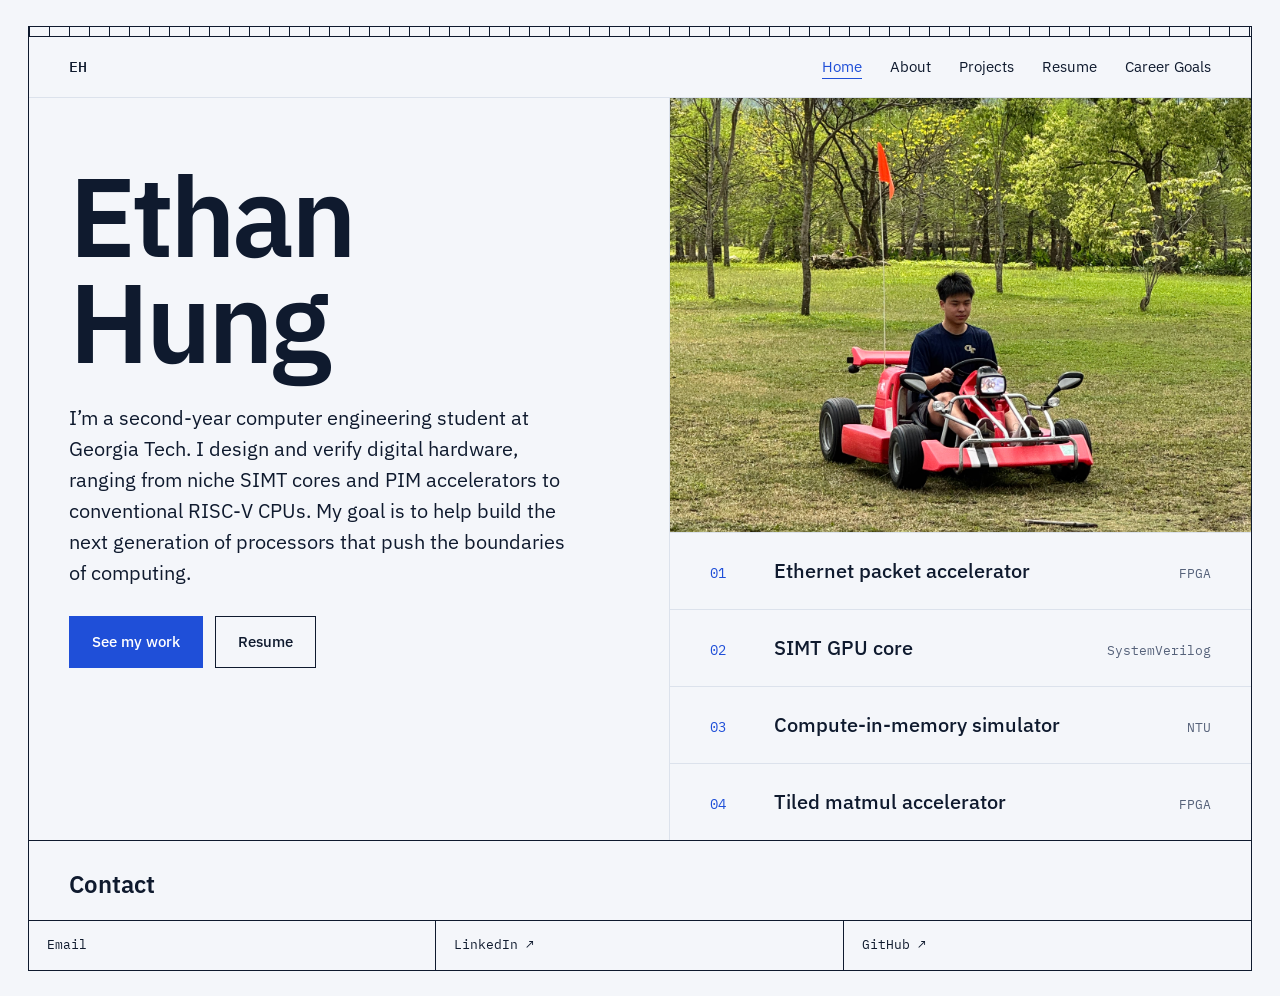
<file: index.html>
<!doctype html>
<html lang="en">
<head>
  <meta charset="utf-8">
  <meta name="viewport" content="width=device-width, initial-scale=1">
  <title>Ethan Hung</title>
  <meta name="description" content="Ethan Hung — computer engineering student at Georgia Tech designing GPU cores, FPGA accelerators and compute-in-memory simulators.">
  <link rel="preconnect" href="https://fonts.googleapis.com">
  <link rel="preconnect" href="https://fonts.gstatic.com" crossorigin>
  <link href="https://fonts.googleapis.com/css2?family=IBM+Plex+Mono:wght@400;500&family=IBM+Plex+Sans:wght@400;500;600&display=swap" rel="stylesheet">
  <link rel="stylesheet" href="assets/style.css">
</head>
<body>
<div class="sheet">
  <div class="ruler" aria-hidden="true"></div>

  <header class="site-header">
    <a class="logo" href="index.html">EH</a>
    <nav class="site-nav" aria-label="Main">
      <a href="index.html" aria-current="page">Home</a>
      <a href="about.html">About</a>
      <a href="projects/index.html">Projects</a>
      <a href="resume.html">Resume</a>
      <a href="goals.html">Career Goals</a>
    </nav>
  </header>

  <main class="hero">
    <section class="hero-text">
      <h1 class="hero-name">Ethan<br>Hung</h1>
      <p>I’m a second-year computer engineering student at Georgia Tech. I design and verify digital hardware, ranging from niche SIMT cores and PIM accelerators to conventional RISC-V CPUs. My goal is to help build the next generation of processors that push the boundaries of computing.</p>
      <div class="btn-row">
        <a class="btn btn-primary" href="projects/index.html">See my work</a>
        <a class="btn" href="resume.html">Resume</a>
      </div>
    </section>

    <section class="hero-side" aria-label="Featured projects">
      <div class="slot r-4x3 home-photo"><img src="Landing.jpg" alt="Ethan driving a red go-kart outdoors" width="3024" height="4032"></div>

      <a class="project-row" href="projects/ethernet-accelerator.html"><span class="num">01</span><span class="name">Ethernet packet accelerator</span><span class="tag">FPGA</span></a>
      <a class="project-row" href="projects/simt-gpu-core.html"><span class="num">02</span><span class="name">SIMT GPU core</span><span class="tag">SystemVerilog</span></a>
      <a class="project-row" href="projects/index.html"><span class="num">03</span><span class="name">Compute-in-memory simulator</span><span class="tag">NTU</span></a>
      <a class="project-row" href="projects/index.html"><span class="num">04</span><span class="name">Tiled matmul accelerator</span><span class="tag">FPGA</span></a>
    </section>
  </main>
  <section id="contact" class="contact">
    <h2>Contact</h2>
    <div class="site-footer">
      <a href="mailto:ethanhung720@gmail.com">Email</a>
      <a href="https://www.linkedin.com/in/ethanhung0720" target="_blank" rel="noopener">LinkedIn ↗</a>
      <a href="https://github.com/ethanhung2007" target="_blank" rel="noopener">GitHub ↗</a>
  </div>
</section>
</div>
</body>
</html>
</file>
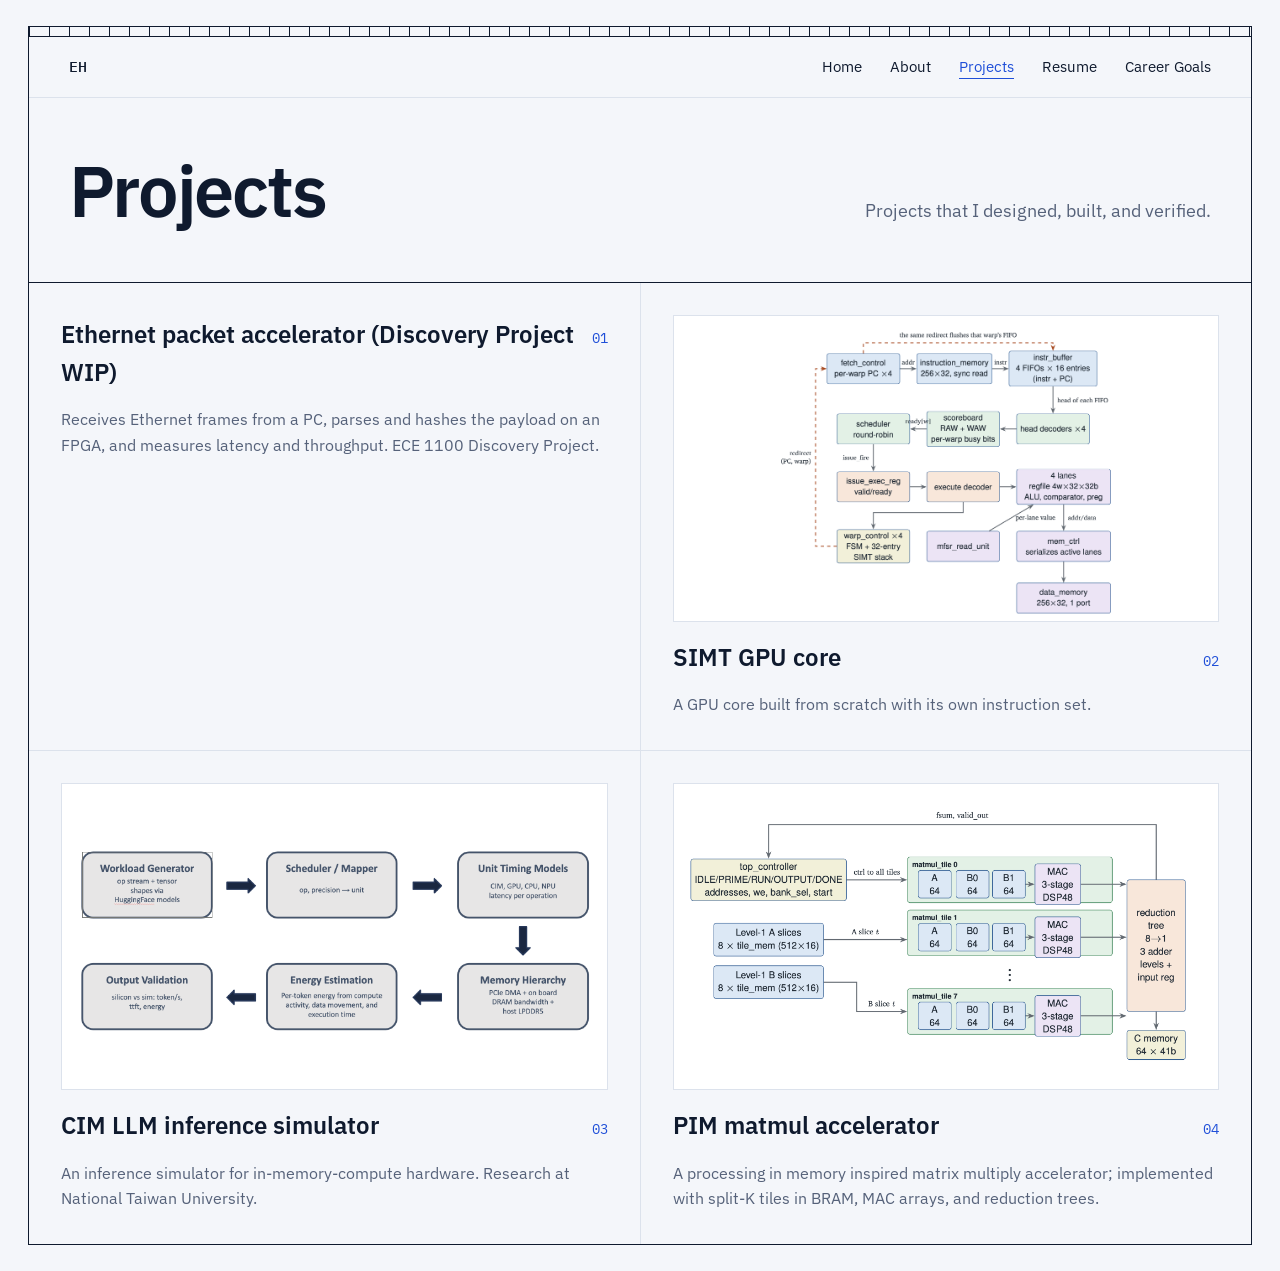
<file: projects/index.html>
<!doctype html>
<html lang="en">
<head>
  <meta charset="utf-8">
  <meta name="viewport" content="width=device-width, initial-scale=1">
  <title>Projects · Ethan Hung</title>
  <meta name="description" content="Hardware projects by Ethan Hung.">
  <link rel="preconnect" href="https://fonts.googleapis.com">
  <link rel="preconnect" href="https://fonts.gstatic.com" crossorigin>
  <link href="https://fonts.googleapis.com/css2?family=IBM+Plex+Mono:wght@400;500&family=IBM+Plex+Sans:wght@400;500;600&display=swap" rel="stylesheet">
  <link rel="stylesheet" href="../assets/style.css">
</head>
<body>
<div class="sheet">
  <div class="ruler" aria-hidden="true"></div>

  <header class="site-header">
    <a class="logo" href="../index.html">EH</a>
    <nav class="site-nav" aria-label="Main">
      <a href="../index.html">Home</a>
      <a href="../about.html">About</a>
      <a href="index.html" aria-current="page">Projects</a>
      <a href="../resume.html">Resume</a>
      <a href="../goals.html">Career Goals</a>
    </nav>
  </header>

  <main>
    <section class="page-head">
      <h1 class="page-title">Projects</h1>
      <p class="lede" style="max-width: 460px">Projects that I designed, built, and verified.</p>
    </section>

    <section class="card-grid">
      <a class="card" href="ethernet-accelerator.html">
        <div class="card-head"><span class="name">Ethernet packet accelerator (Discovery Project WIP)</span><span class="num">01</span></div>
        <p>Receives Ethernet frames from a PC, parses and hashes the payload on an FPGA, and measures latency and throughput. ECE 1100 Discovery Project.</p>
      </a>
      <a class="card" href="simt-gpu-core.html">
        <div class="slot r-16x9 diagram"><img src="../SIMT.png" alt="SIMT GPU core architecture and control flow" width="1664" height="1454" loading="lazy"></div>
        <div class="card-head"><span class="name">SIMT GPU core</span><span class="num">02</span></div>
        <p>A GPU core built from scratch with its own instruction set.</p>
      </a>
      <div class="card">
        <div class="slot r-16x9 diagram"><img src="../CIM.png" alt="Compute-in-memory inference simulator diagram" width="1732" height="706" loading="lazy"></div>
        <div class="card-head"><span class="name">CIM LLM inference simulator</span><span class="num">03</span></div>
        <p>An inference simulator for in-memory-compute hardware. Research at National Taiwan University.</p>
      </div>
      <div class="card">
        <div class="slot r-16x9 diagram"><img src="../PIM.png" alt="Processing-in-memory matrix multiplication accelerator diagram" width="2004" height="976" loading="lazy"></div>
        <div class="card-head"><span class="name">PIM matmul accelerator</span><span class="num">04</span></div>
        <p>A processing in memory inspired matrix multiply accelerator; implemented with split-K tiles in BRAM, MAC arrays, and reduction trees.</p>
      </div>
    </section>
  </main>

</div>
</body>
</html>
</file>
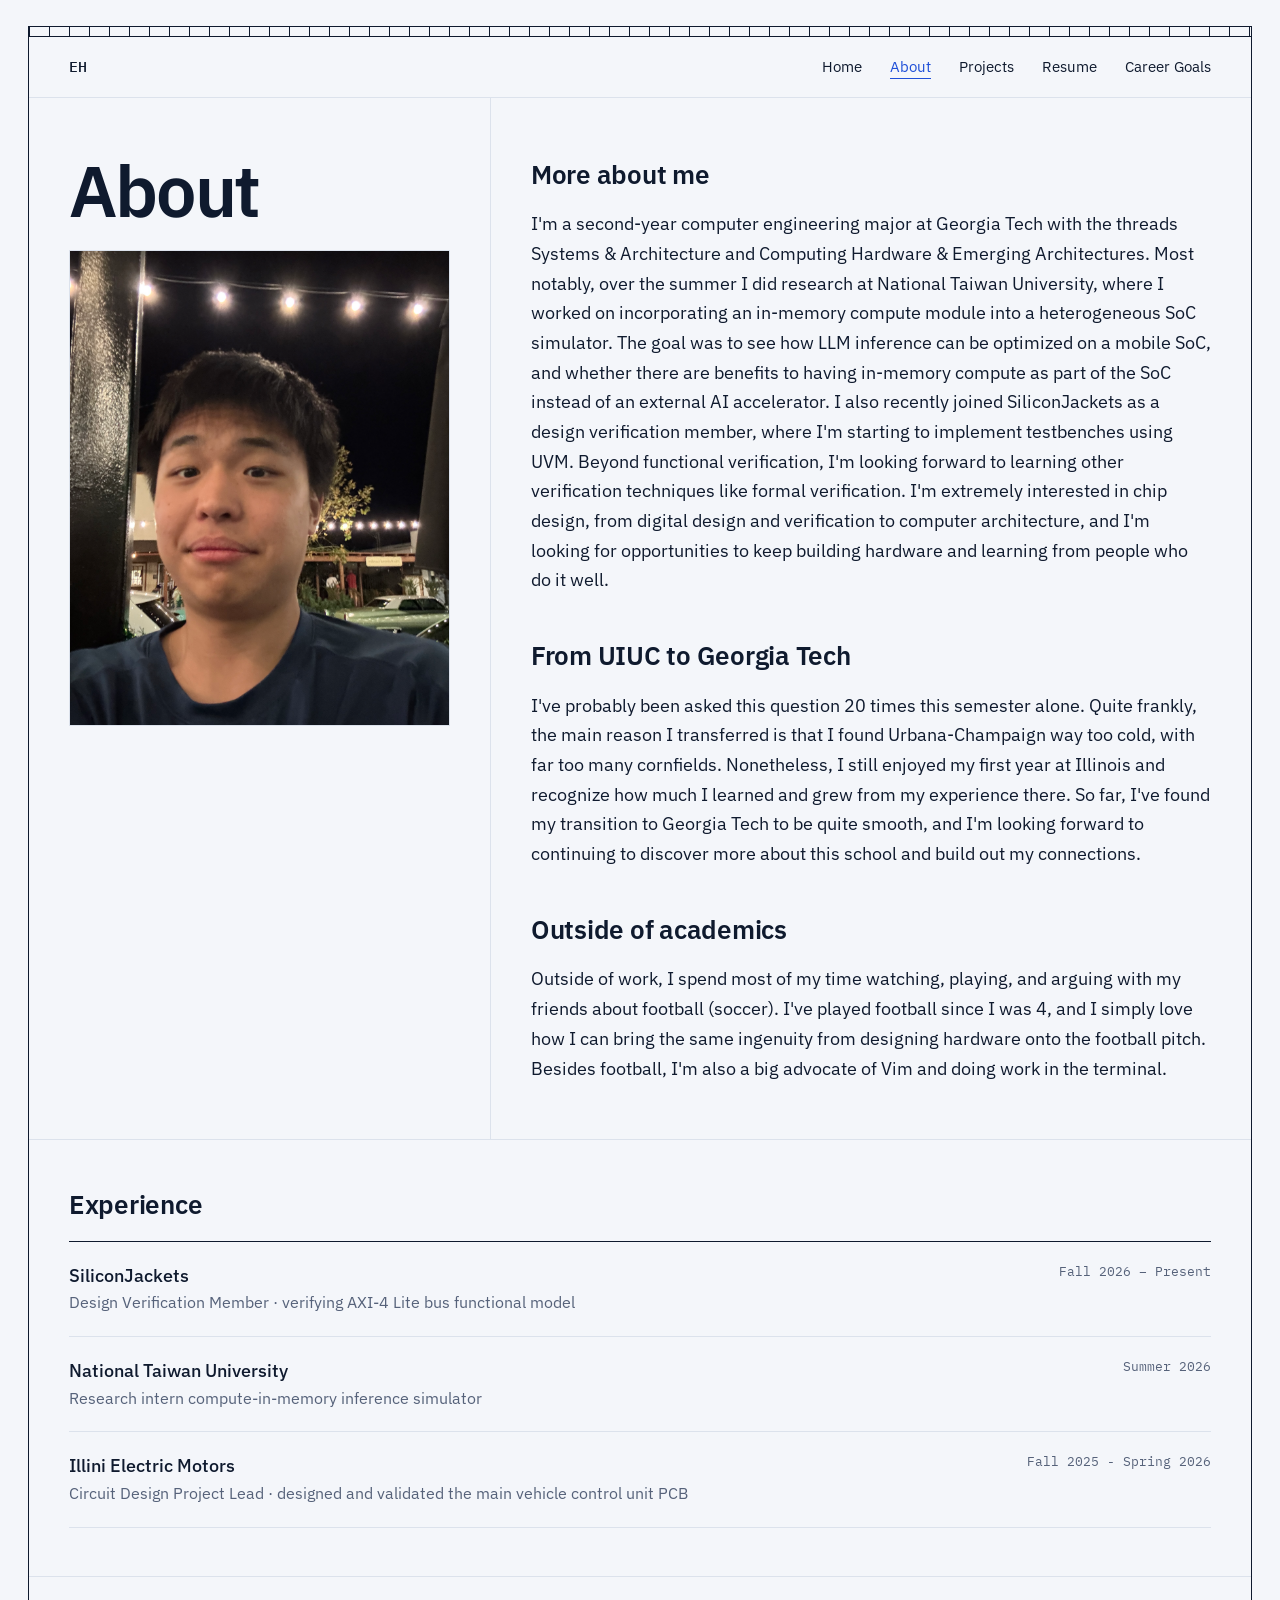
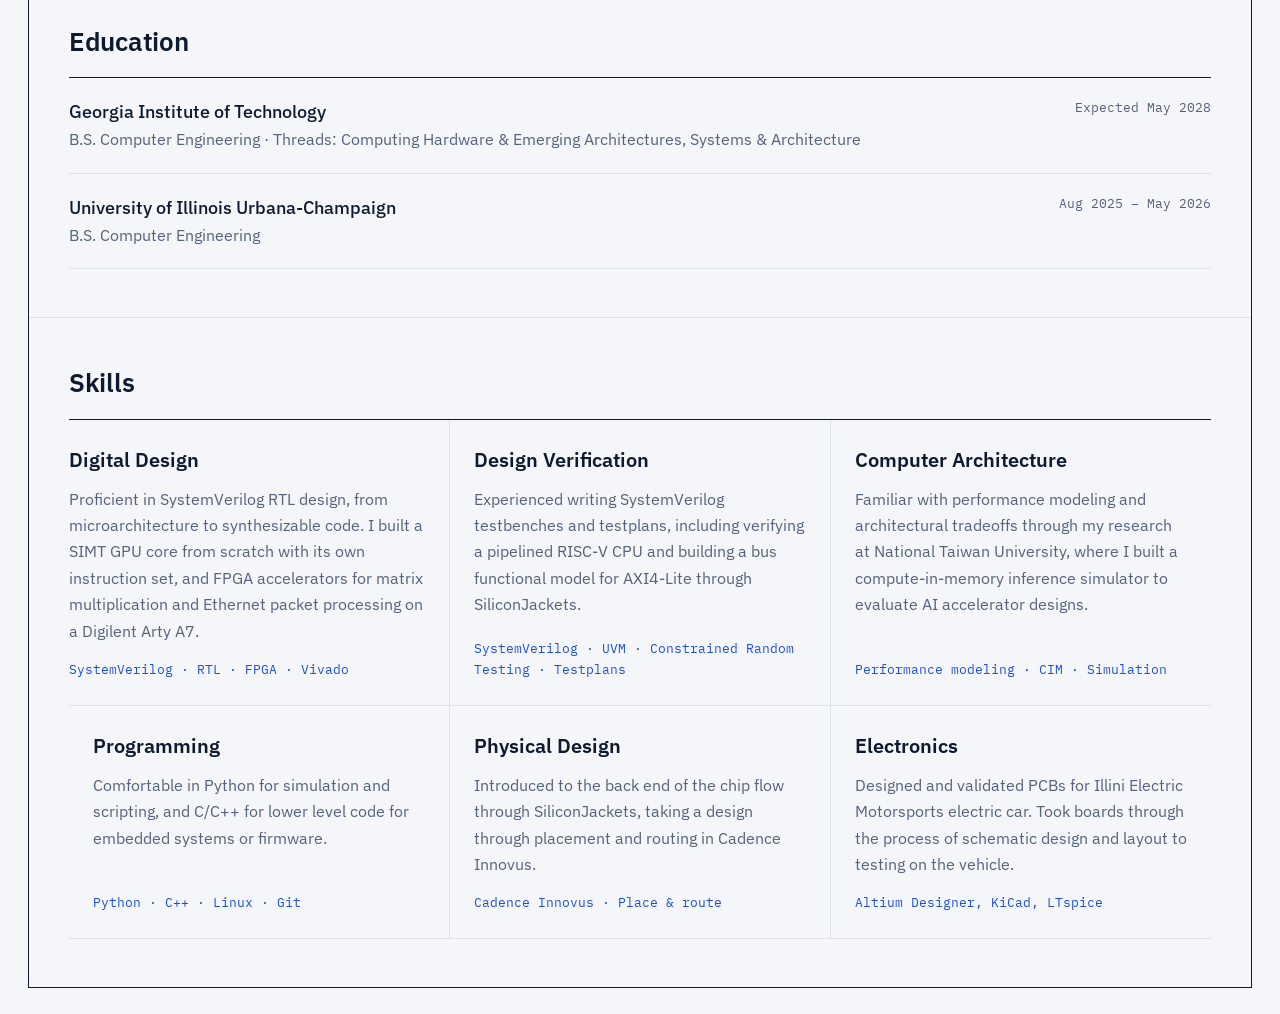
<file: about.html>
<!doctype html>
<html lang="en">
<head>
  <meta charset="utf-8">
  <meta name="viewport" content="width=device-width, initial-scale=1">
  <title>About · Ethan Hung</title>
  <meta name="description" content="About Ethan Hung — background, experience, education and skills.">
  <link rel="preconnect" href="https://fonts.googleapis.com">
  <link rel="preconnect" href="https://fonts.gstatic.com" crossorigin>
  <link href="https://fonts.googleapis.com/css2?family=IBM+Plex+Mono:wght@400;500&family=IBM+Plex+Sans:wght@400;500;600&display=swap" rel="stylesheet">
  <link rel="stylesheet" href="assets/style.css">
</head>
<body>
<div class="sheet">
  <div class="ruler" aria-hidden="true"></div>

  <header class="site-header">
    <a class="logo" href="index.html">EH</a>
    <nav class="site-nav" aria-label="Main">
      <a href="index.html">Home</a>
      <a href="about.html" aria-current="page">About</a>
      <a href="projects/index.html">Projects</a>
      <a href="resume.html">Resume</a>
      <a href="goals.html">Career Goals</a>
    </nav>
  </header>

  <main>
    <section class="about-top">
      <div class="about-photo">
        <h1 class="page-title">About</h1>
        <div class="slot r-4x5"><img src="About%20Me.png" alt="Portrait of Ethan Hung" width="2316" height="3088"></div>
      </div>

      <div class="about-story">
        <div class="story-block">
          <h2>More about me</h2>
          <p>I'm a second-year computer engineering major at Georgia Tech with the threads Systems & Architecture and Computing Hardware & Emerging Architectures. Most notably, over the summer I did research at National Taiwan University, where I worked on incorporating an in-memory compute module into a heterogeneous SoC simulator. The goal was to see how LLM inference can be optimized on a mobile SoC, and whether there are benefits to having in-memory compute as part of the SoC instead of an external AI accelerator. I also recently joined SiliconJackets as a design verification member, where I'm starting to implement testbenches using UVM. Beyond functional verification, I'm looking forward to learning other verification techniques like formal verification. I'm extremely interested in chip design, from digital design and verification to computer architecture, and I'm looking for opportunities to keep building hardware and learning from people who do it well.</p>
        </div>
        <div class="story-block">
          <h2>From UIUC to Georgia Tech</h2>
          <p>I've probably been asked this question 20 times this semester alone. Quite frankly, the main reason I transferred is that I found Urbana-Champaign way too cold, with far too many cornfields. Nonetheless, I still enjoyed my first year at Illinois and recognize how much I learned and grew from my experience there. So far, I've found my transition to Georgia Tech to be quite smooth, and I'm looking forward to continuing to discover more about this school and build out my connections.</p>
        </div>
        <div class="story-block">
          <h2>Outside of academics</h2>
          <p>Outside of work, I spend most of my time watching, playing, and arguing with my friends about football (soccer). I've played football since I was 4, and I simply love how I can bring the same ingenuity from designing hardware onto the football pitch. Besides football, I'm also a big advocate of Vim and doing work in the terminal.</p>
        </div>
      </div>
    </section>

    <section class="section">
      <h2>Experience</h2>
      <div class="ruled">
        <div><div><div class="title">SiliconJackets</div><div class="sub">Design Verification Member · verifying AXI-4 Lite bus functional model</div></div><span class="when">Fall 2026 – Present</span></div>
        <div><div><div class="title">National Taiwan University</div><div class="sub">Research intern compute-in-memory inference simulator</div></div><span class="when">Summer 2026</span></div>
        <div><div><div class="title">Illini Electric Motors</div><div class="sub">Circuit Design Project Lead · designed and validated the main vehicle control unit PCB</div></div><span class="when">Fall 2025 - Spring 2026</span></div>
      </div>
    </section>

    <section class="section">
      <h2>Education</h2>

      <div class="ruled">
        <div>
          <div>
            <div class="title">Georgia Institute of Technology</div>
            <div class="sub">B.S. Computer Engineering · Threads: Computing Hardware &amp; Emerging Architectures, Systems &amp; Architecture</div>
          </div>
          <span class="when">Expected May 2028</span>
        </div>

        <div>
          <div>
            <div class="title">University of Illinois Urbana-Champaign</div>
            <div class="sub">B.S. Computer Engineering</div>
          </div>
          <span class="when">Aug 2025 – May 2026</span>
        </div>
      </div>
    </section>

    <section class="section">
      <h2>Skills</h2>
      <div class="skills">
        <div>
          <h3>Digital Design</h3>
          <p>Proficient in SystemVerilog RTL design, from microarchitecture to synthesizable code. I built a SIMT GPU core from scratch with its own instruction set, and FPGA accelerators for matrix multiplication and Ethernet packet processing on a Digilent Arty A7.</p>
          <span class="tags">SystemVerilog · RTL · FPGA · Vivado</span>
        </div>
        <div>
          <h3>Design Verification</h3>
          <p>Experienced writing SystemVerilog testbenches and testplans, including verifying a pipelined RISC-V CPU and building a bus functional model for AXI4-Lite through SiliconJackets.</p>
          <span class="tags">SystemVerilog · UVM · Constrained Random Testing · Testplans</span>
        </div>
        <div>
          <h3>Computer Architecture</h3>
          <p>Familiar with performance modeling and architectural tradeoffs through my research at National Taiwan University, where I built a compute-in-memory inference simulator to evaluate AI accelerator designs.</p>
          <span class="tags">Performance modeling · CIM · Simulation</span>
        </div>
        <div>
          <h3>Programming</h3>
          <p>Comfortable in Python for simulation and scripting, and C/C++ for lower level code for embedded systems or firmware.</p>
          <span class="tags">Python · C++ · Linux · Git</span>
        </div>
        <div>
          <h3>Physical Design</h3>
          <p>Introduced to the back end of the chip flow through SiliconJackets, taking a design through placement and routing in Cadence Innovus.</p>
          <span class="tags">Cadence Innovus · Place &amp; route</span>
        </div>
        <div>
          <h3>Electronics</h3>
          <p>Designed and validated PCBs for Illini Electric Motorsports electric car. Took boards through the process of schematic design and layout to testing on the vehicle.</p>
          <span class="tags">Altium Designer, KiCad, LTspice</span>
        </div>
      </div>
    </section>
  </main>
  </main>

</div>
</body>
</html>
</file>
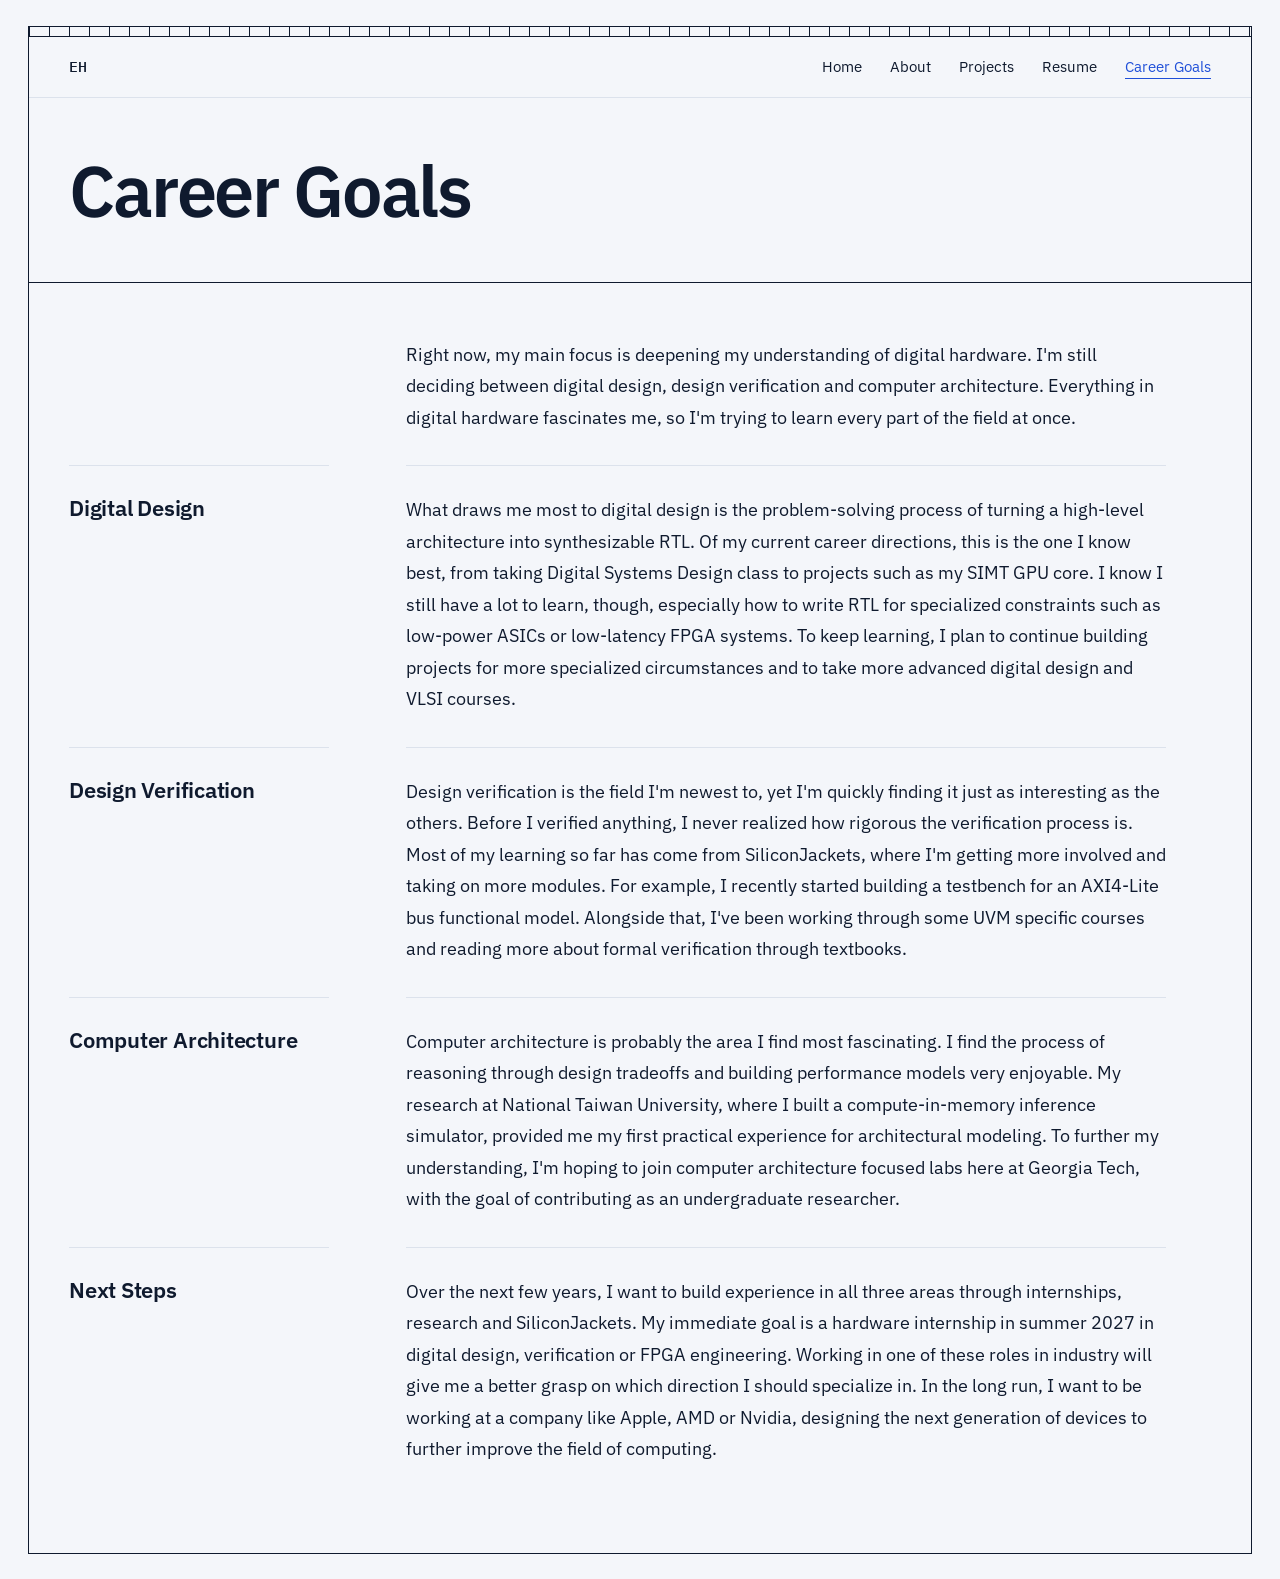
<file: goals.html>
<!doctype html>
<html lang="en">
<head>
  <meta charset="utf-8">
  <meta name="viewport" content="width=device-width, initial-scale=1">
  <title>Career Goals · Ethan Hung</title>
  <meta name="description" content="Ethan Hung's career goals and roadmap.">
  <link rel="preconnect" href="https://fonts.googleapis.com">
  <link rel="preconnect" href="https://fonts.gstatic.com" crossorigin>
  <link href="https://fonts.googleapis.com/css2?family=IBM+Plex+Mono:wght@400;500&family=IBM+Plex+Sans:wght@400;500;600&display=swap" rel="stylesheet">
  <link rel="stylesheet" href="assets/style.css">
</head>
<body>
<div class="sheet">
  <div class="ruler" aria-hidden="true"></div>

  <header class="site-header">
    <a class="logo" href="index.html">EH</a>
    <nav class="site-nav" aria-label="Main">
      <a href="index.html">Home</a>
      <a href="about.html">About</a>
      <a href="projects/index.html">Projects</a>
      <a href="resume.html">Resume</a>
      <a href="goals.html" aria-current="page">Career Goals</a>
    </nav>
  </header>

  <main>
    <section class="section" style="border-bottom: 1px solid var(--ink); gap: 28px; padding-top: var(--pad-y); padding-bottom: var(--pad-y)">
      <h1 class="page-title">Career Goals</h1>
    </section>

    <section class="section prose">
      <p>Right now, my main focus is deepening my understanding of digital hardware. I'm still deciding between digital design, design verification and computer architecture. Everything in digital hardware fascinates me, so I'm trying to learn every part of the field at once.</p>

      <h2>Digital Design</h2>
      <p>What draws me most to digital design is the problem-solving process of turning a high-level architecture into synthesizable RTL. Of my current career directions, this is the one I know best, from taking Digital Systems Design class to projects such as my SIMT GPU core. I know I still have a lot to learn, though, especially how to write RTL for specialized constraints such as low-power ASICs or low-latency FPGA systems. To keep learning, I plan to continue building projects for more specialized circumstances and to take more advanced digital design and VLSI courses.</p>

      <h2>Design Verification</h2>
      <p>Design verification is the field I'm newest to, yet I'm quickly finding it just as interesting as the others. Before I verified anything, I never realized how rigorous the verification process is. Most of my learning so far has come from SiliconJackets, where I'm getting more involved and taking on more modules. For example, I recently started building a testbench for an AXI4-Lite bus functional model. Alongside that, I've been working through some UVM specific courses and reading more about formal verification through textbooks.</p>

      <h2>Computer Architecture</h2>
      <p>Computer architecture is probably the area I find most fascinating. I find the process of reasoning through design tradeoffs and building performance models very enjoyable. My research at National Taiwan University, where I built a compute-in-memory inference simulator, provided me my first practical experience for architectural modeling. To further my understanding, I'm hoping to join computer architecture focused labs here at Georgia Tech, with the goal of contributing as an undergraduate researcher.</p>

      <h2>Next Steps</h2>
      <p>Over the next few years, I want to build experience in all three areas through internships, research and SiliconJackets. My immediate goal is a hardware internship in summer 2027 in digital design, verification or FPGA engineering. Working in one of these roles in industry will give me a better grasp on which direction I should specialize in. In the long run, I want to be working at a company like Apple, AMD or Nvidia, designing the next generation of devices to further improve the field of computing.</p>
    </section>
  </main>

</div>
</body>
</html>
</file>
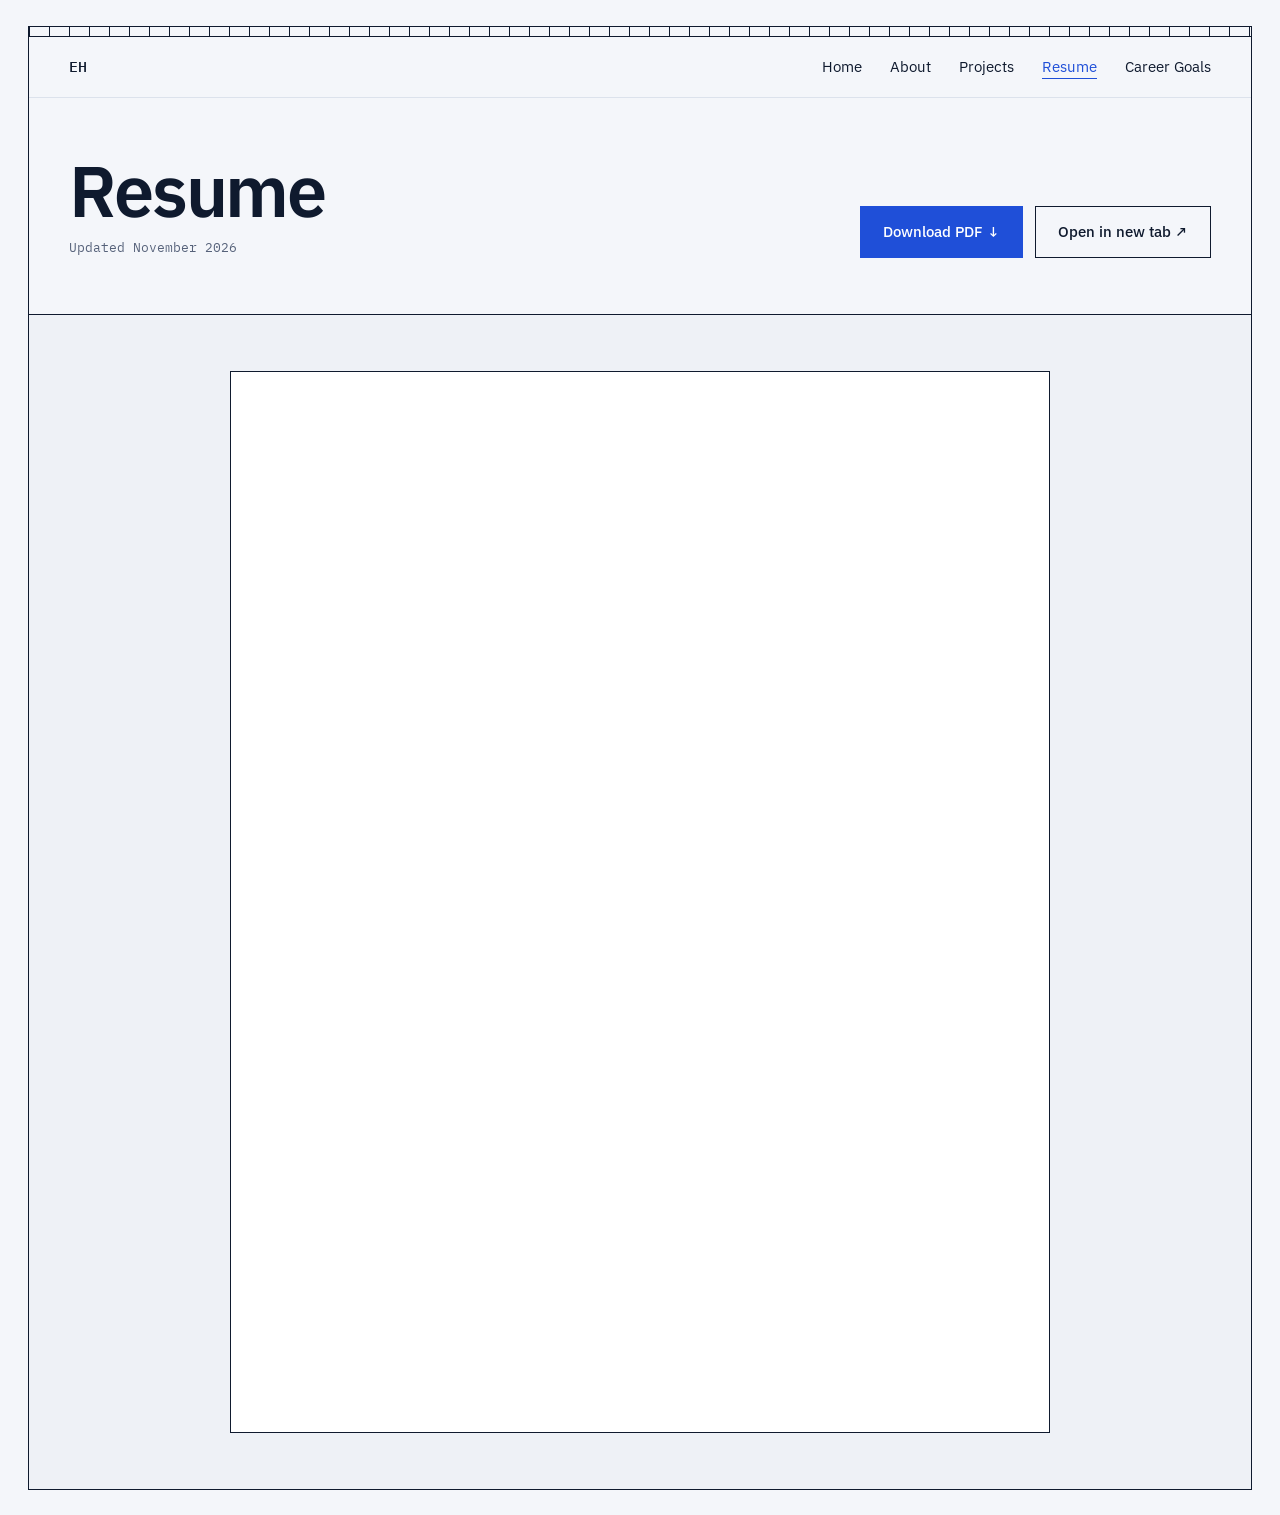
<file: resume.html>
<!doctype html>
<html lang="en">
<head>
  <meta charset="utf-8">
  <meta name="viewport" content="width=device-width, initial-scale=1">
  <title>Resume · Ethan Hung</title>
  <meta name="description" content="Ethan Hung's resume — view or download as PDF.">
  <link rel="preconnect" href="https://fonts.googleapis.com">
  <link rel="preconnect" href="https://fonts.gstatic.com" crossorigin>
  <link href="https://fonts.googleapis.com/css2?family=IBM+Plex+Mono:wght@400;500&family=IBM+Plex+Sans:wght@400;500;600&display=swap" rel="stylesheet">
  <link rel="stylesheet" href="assets/style.css">
</head>
<body>
<div class="sheet">
  <div class="ruler" aria-hidden="true"></div>

  <header class="site-header">
    <a class="logo" href="index.html">EH</a>
    <nav class="site-nav" aria-label="Main">
      <a href="index.html">Home</a>
      <a href="about.html">About</a>
      <a href="projects/index.html">Projects</a>
      <a href="resume.html" aria-current="page">Resume</a>
      <a href="goals.html">Career Goals</a>
    </nav>
  </header>

  <main>
    <section class="page-head">
      <div style="display: flex; flex-direction: column; gap: 12px">
        <h1 class="page-title">Resume</h1>
        <span class="mono muted" style="font-size: 13px">Updated November 2026</span>
      </div>
      <div class="btn-row">
        <a class="btn btn-primary" href="assets/resume.pdf" download>Download PDF ↓</a>
        <a class="btn" href="assets/resume.pdf" target="_blank" rel="noopener">Open in new tab ↗</a>
      </div>
    </section>

    <!-- Put your resume at assets/resume.pdf. Phones may not show the embed; the buttons above always work. -->
    <section class="resume-viewer">
      <iframe src="assets/resume.pdf" title="Ethan Hung resume (PDF)"></iframe>
    </section>
  </main>

</div>
</body>
</html>
</file>
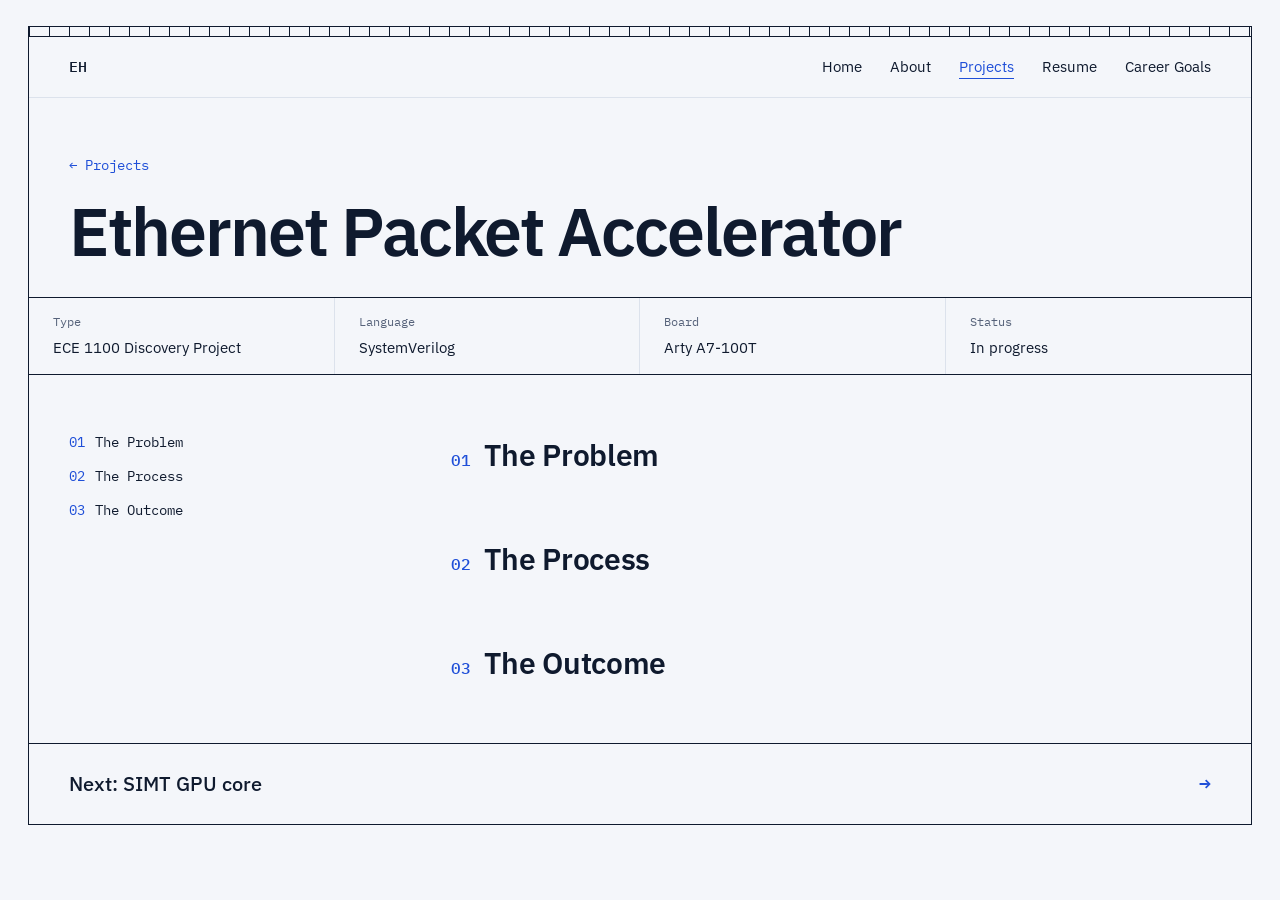
<file: projects/ethernet-accelerator.html>
<!doctype html>
<html lang="en">
<head>
  <meta charset="utf-8">
  <meta name="viewport" content="width=device-width, initial-scale=1">
  <title>Ethernet Packet Accelerator · Ethan Hung</title>
  <meta name="description" content="An FPGA Ethernet packet parser and hash accelerator on an Arty A7-100T, Ethan Hung's ECE 1100 Discovery Project.">
  <link rel="preconnect" href="https://fonts.googleapis.com">
  <link rel="preconnect" href="https://fonts.gstatic.com" crossorigin>
  <link href="https://fonts.googleapis.com/css2?family=IBM+Plex+Mono:wght@400;500&family=IBM+Plex+Sans:wght@400;500;600&display=swap" rel="stylesheet">
  <link rel="stylesheet" href="../assets/style.css">
</head>
<body>
<div class="sheet">
  <div class="ruler" aria-hidden="true"></div>

  <header class="site-header">
    <a class="logo" href="../index.html">EH</a>
    <nav class="site-nav" aria-label="Main">
      <a href="../index.html">Home</a>
      <a href="../about.html">About</a>
      <a href="index.html" aria-current="page">Projects</a>
      <a href="../resume.html">Resume</a>
      <a href="../goals.html">Career Goals</a>
    </nav>
  </header>

  <main>
    <section class="feature-head">
      <a class="back" href="index.html">← Projects</a>
      <h1 class="feature-title">Ethernet Packet Accelerator</h1>
    </section>

    <section class="spec">
      <div><span class="label">Type</span><span>ECE 1100 Discovery Project</span></div>
      <div><span class="label">Language</span><span>SystemVerilog</span></div>
      <div><span class="label">Board</span><span>Arty A7-100T</span></div>
      <div><span class="label">Status</span><span>In progress</span></div>
    </section>

    <!-- Add your own photo of the board here before the Showcase (required), e.g.:
    <div class="slot feature-hero"><img src="../ethernet-setup.jpg" alt="Arty A7-100T connected to a laptop over Ethernet" width="1600" height="1200"></div>
    -->

    <section class="feature-body">
      <nav class="toc" aria-label="On this page">
        <a href="#problem"><span>01</span>The Problem</a>
        <a href="#process"><span>02</span>The Process</a>
        <a href="#outcome"><span>03</span>The Outcome</a>
      </nav>

      <article class="article">
        <section id="problem">
          <h2><span class="num">01</span>The Problem</h2>
        </section>
        <section id="process">
          <h2><span class="num">02</span>The Process</h2>
        </section>
        <section id="outcome">
          <h2><span class="num">03</span>The Outcome</h2>
        </section>
      </article>
    </section>

    <a class="next" href="simt-gpu-core.html"><span>Next: SIMT GPU core</span><span class="arrow">→</span></a>
  </main>

</div>
</body>
</html>
</file>
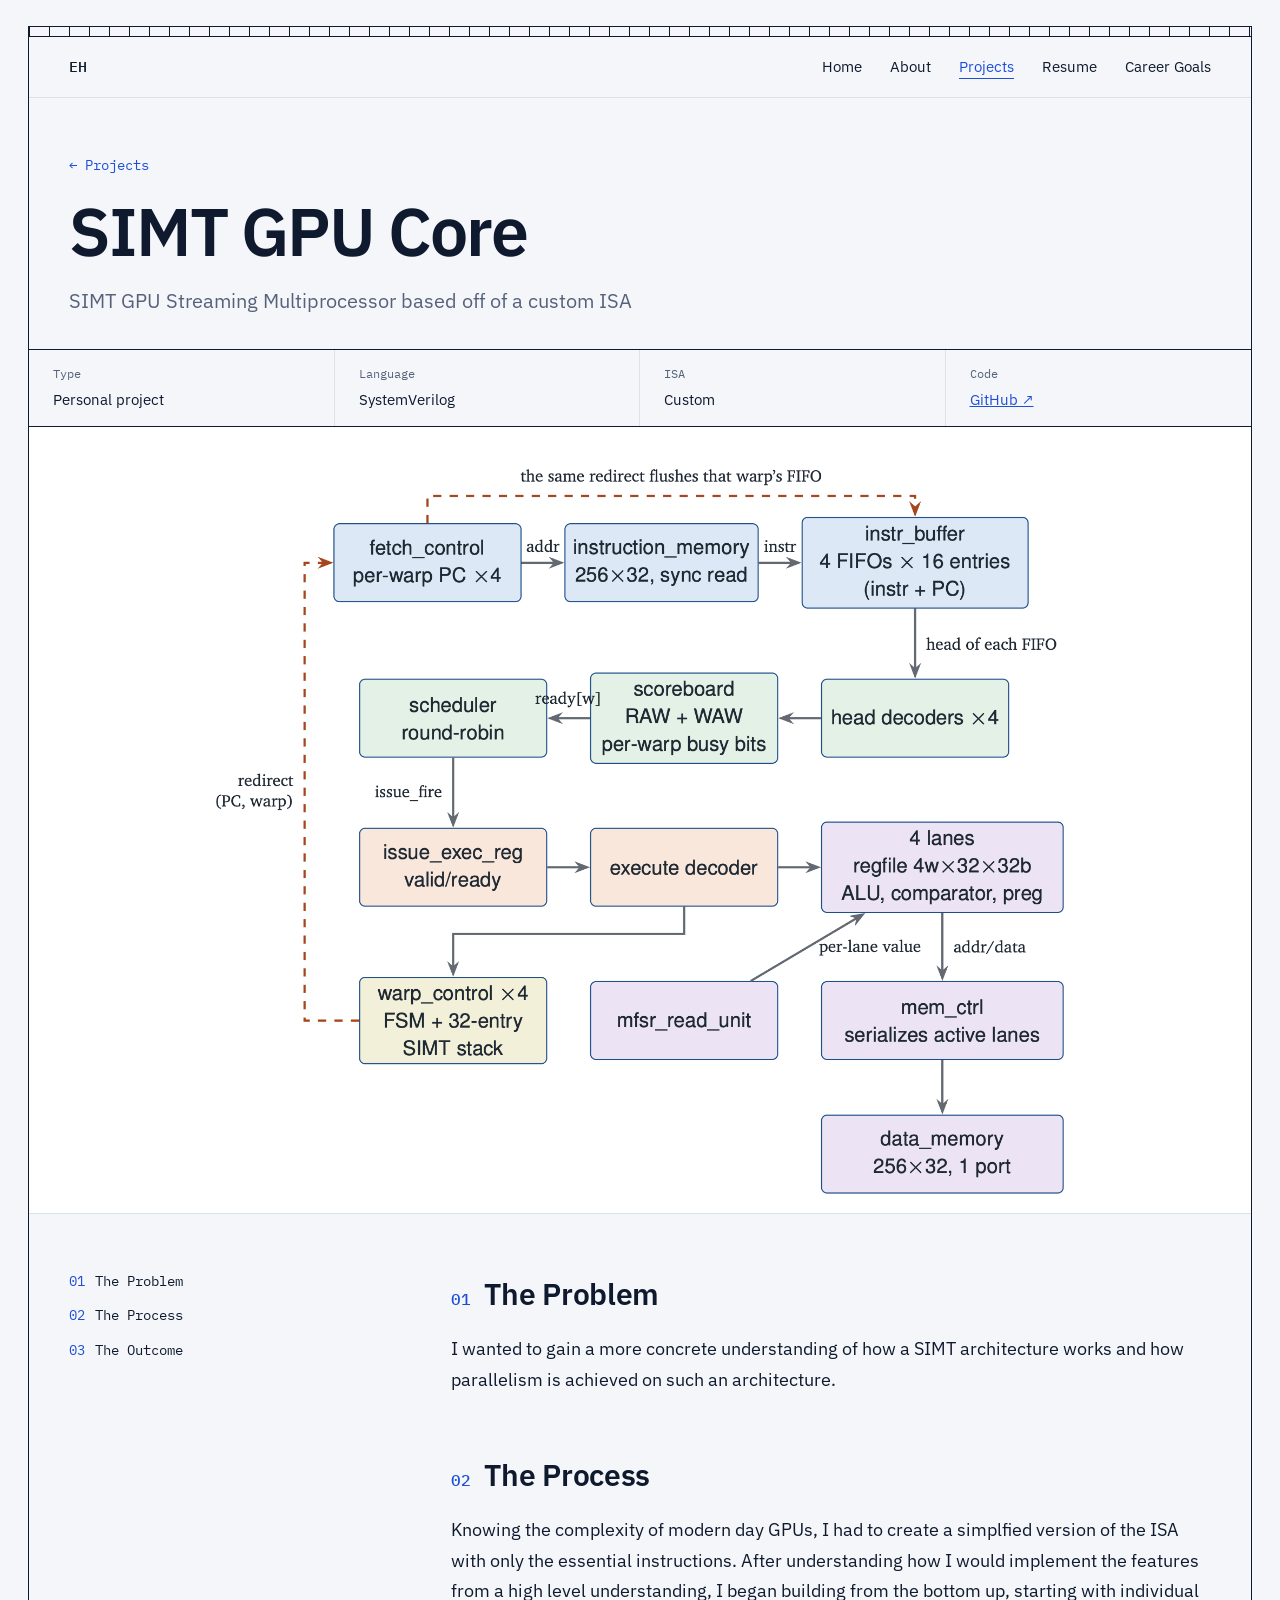
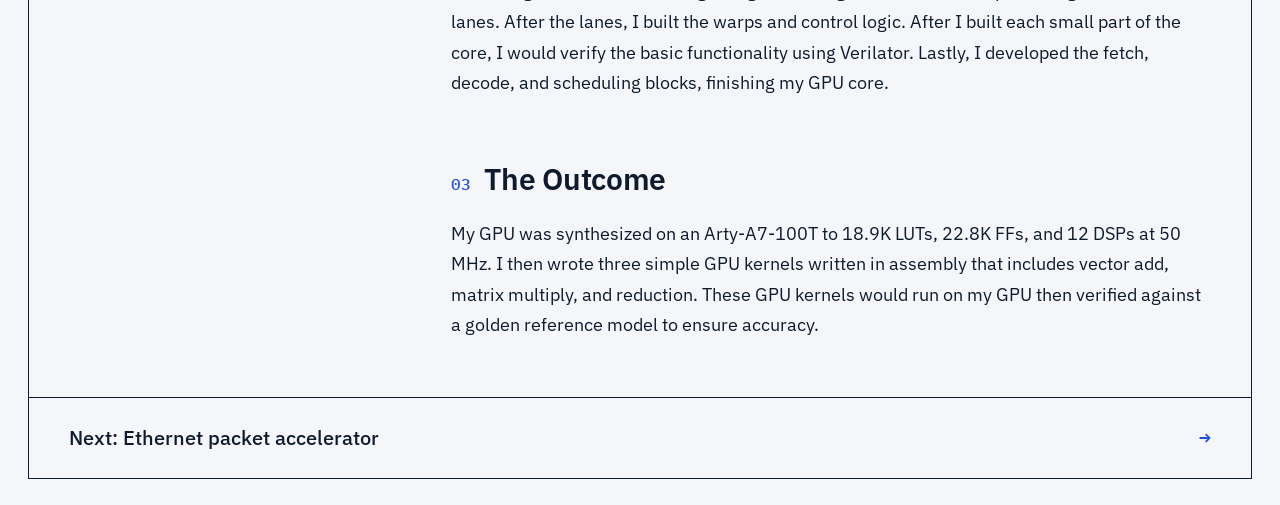
<file: projects/simt-gpu-core.html>
<!doctype html>
<html lang="en">
<head>
  <meta charset="utf-8">
  <meta name="viewport" content="width=device-width, initial-scale=1">
  <title>SIMT GPU Core · Ethan Hung</title>
  <meta name="description" content="A SIMT GPU core built from scratch in SystemVerilog with a custom ISA.">
  <link rel="preconnect" href="https://fonts.googleapis.com">
  <link rel="preconnect" href="https://fonts.gstatic.com" crossorigin>
  <link href="https://fonts.googleapis.com/css2?family=IBM+Plex+Mono:wght@400;500&family=IBM+Plex+Sans:wght@400;500;600&display=swap" rel="stylesheet">
  <link rel="stylesheet" href="../assets/style.css">
</head>
<body>
<div class="sheet">
  <div class="ruler" aria-hidden="true"></div>

  <header class="site-header">
    <a class="logo" href="../index.html">EH</a>
    <nav class="site-nav" aria-label="Main">
      <a href="../index.html">Home</a>
      <a href="../about.html">About</a>
      <a href="index.html" aria-current="page">Projects</a>
      <a href="../resume.html">Resume</a>
      <a href="../goals.html">Career Goals</a>
    </nav>
  </header>

  <main>
    <section class="feature-head">
      <a class="back" href="index.html">← Projects</a>
      <h1 class="feature-title">SIMT GPU Core</h1>
      <p class="lede" style="font-size: 20px">SIMT GPU Streaming Multiprocessor based off of a custom ISA</p>
    </section>

    <section class="spec">
      <div><span class="label">Type</span><span>Personal project</span></div>
      <div><span class="label">Language</span><span>SystemVerilog</span></div>
      <div><span class="label">ISA</span><span>Custom</span></div>
      <div><span class="label">Code</span><a href="https://github.com/ethanhung2007/simt-gpu-core">GitHub ↗</a></div>
    </section>

    <div class="slot diagram feature-hero"><img src="../SIMT.png" alt="SIMT GPU core architecture showing instruction fetch, scheduling, warp control, execution lanes, and memory" width="1664" height="1454"></div>

    <section class="feature-body">
      <nav class="toc" aria-label="On this page">
        <a href="#problem"><span>01</span>The Problem</a>
        <a href="#process"><span>02</span>The Process</a>
        <a href="#outcome"><span>03</span>The Outcome</a>
      </nav>

      <article class="article">
        <section id="problem">
          <h2><span class="num">01</span>The Problem</h2>
          <p>I wanted to gain a more concrete understanding of how a SIMT architecture works and how parallelism is achieved on such an architecture.</p>
        </section>
        <section id="process">
          <h2><span class="num">02</span>The Process</h2>
          <p>Knowing the complexity of modern day GPUs, I had to create a simplfied version of the ISA with only the essential instructions. After understanding how I would implement the features from a high level understanding, I began building from the bottom up, starting with individual lanes. After the lanes, I built the warps and control logic. After I built each small part of the core, I would verify the basic functionality using Verilator. Lastly, I developed the fetch, decode, and scheduling blocks, finishing my GPU core.</p>
        </section>
        <section id="outcome">
          <h2><span class="num">03</span>The Outcome</h2>
          <p>My GPU was synthesized on an Arty-A7-100T to 18.9K LUTs, 22.8K FFs, and 12 DSPs at 50 MHz. I then wrote three simple GPU kernels written in assembly that includes vector add, matrix multiply, and reduction. These GPU kernels would run on my GPU then verified against a golden reference model to ensure accuracy.</p>
        </section>
      </article>
    </section>

    <a class="next" href="ethernet-accelerator.html"><span>Next: Ethernet packet accelerator</span><span class="arrow">→</span></a>
  </main>

</div>
</body>
</html>
</file>
<file: assets/style.css>
/* ==========================================================
   Ethan Hung — ePortfolio theme ("Title Block", Blueprint colors)
   Change a color or font here and every page updates.
   ========================================================== */

:root {
  --bg: #F4F6FA;        /* page background */
  --surface: #FFFFFF;   /* image slots, cards */
  --sunken: #EEF1F6;    /* resume viewer backdrop */
  --ink: #0F1A2E;       /* text + heavy rules */
  --muted: #56627A;     /* secondary text */
  --line: #DCE2EC;      /* hairline dividers */
  --accent: #1F4FD8;    /* links, numbers, primary button */
  --accent-dark: #173DA8;

  --sans: "IBM Plex Sans", system-ui, sans-serif;
  --mono: "IBM Plex Mono", ui-monospace, monospace;

  --pad-x: clamp(20px, 4vw, 40px);
  --pad-y: clamp(28px, 5vw, 56px);
}

* { box-sizing: border-box; }

html { scroll-behavior: smooth; }

body {
  margin: 0;
  padding: clamp(12px, 2vw, 28px);
  background: var(--bg);
  color: var(--ink);
  font-family: var(--sans);
  font-size: 16px;
  line-height: 1.6;
}

a { color: var(--accent); }
a:hover { color: var(--accent-dark); }
img { display: block; max-width: 100%; height: auto; }
h1, h2, h3, p, figure, ul { margin: 0; }

.mono { font-family: var(--mono); }
.muted { color: var(--muted); }
.accent { color: var(--accent); }

/* ---------- the drawing sheet ---------- */
.sheet {
  max-width: 1224px;
  margin: 0 auto;
  border: 1.5px solid var(--ink);
  display: flex;
  flex-direction: column;
}

.ruler {
  height: 10px;
  border-bottom: 1px solid var(--ink);
  background: repeating-linear-gradient(to right, var(--ink) 0 1px, transparent 1px 20px);
}

/* ---------- header / nav ---------- */
.site-header {
  display: flex;
  flex-wrap: wrap;
  gap: 12px 32px;
  justify-content: space-between;
  align-items: center;
  padding: 18px var(--pad-x);
  border-bottom: 1px solid var(--line);
}
.logo {
  font-family: var(--mono);
  font-size: 15px;
  font-weight: 500;
  color: var(--ink);
  text-decoration: none;
}
.site-nav { display: flex; flex-wrap: wrap; gap: 8px 28px; font-size: 15px; }
.site-nav a { color: var(--ink); text-decoration: none; }
.site-nav a:hover { color: var(--accent); }
.site-nav a[aria-current="page"] {
  color: var(--accent);
  text-decoration: underline;
  text-underline-offset: 6px;
}

/* ---------- footer (title block) ---------- */
.site-footer {
  display: grid;
  grid-template-columns: repeat(auto-fit, minmax(160px, 1fr));
  border-top: 1.5px solid var(--ink);
  font-family: var(--mono);
  font-size: 13px;
}
.site-footer > * {
  padding: 14px 18px;
  border-right: 1px solid var(--ink);
  color: var(--ink);
  text-decoration: none;
}
.site-footer > *:last-child { border-right: 0; }
.site-footer a:hover { color: var(--accent); }

/* ---------- shared building blocks ---------- */
.page-head {
  padding: var(--pad-y) var(--pad-x);
  border-bottom: 1px solid var(--ink);
  display: flex;
  flex-wrap: wrap;
  gap: 16px 48px;
  justify-content: space-between;
  align-items: end;
}
.page-title {
  font-size: clamp(48px, 6vw, 72px);
  line-height: 1;
  font-weight: 600;
  letter-spacing: -0.03em;
}
.lede { max-width: 680px; font-size: 18px; line-height: 1.6; color: var(--muted); }

.section {
  padding: clamp(28px, 5vw, 48px) var(--pad-x);
  border-bottom: 1px solid var(--line);
  display: flex;
  flex-direction: column;
  gap: 20px;
}
.section:last-child { border-bottom: 0; }
.section h2 { font-size: 26px; font-weight: 600; letter-spacing: -0.01em; line-height: 1.25; }

.btn-row { display: flex; flex-wrap: wrap; gap: 12px; }
.btn {
  display: inline-block;
  padding: 13px 22px;
  font-size: 15px;
  font-weight: 500;
  text-decoration: none;
  border: 1px solid var(--ink);
  color: var(--ink);
}
.btn:hover { background: var(--ink); color: var(--bg); }
.btn-primary { background: var(--accent); border-color: var(--accent); color: #FFFFFF; }
.btn-primary:hover { background: var(--accent-dark); border-color: var(--accent-dark); color: #FFFFFF; }

/* image slot: shows a label until you drop an <img> inside */
.slot {
  background: var(--surface);
  border: 1px solid var(--line);
  display: flex;
  align-items: center;
  justify-content: center;
  overflow: hidden;
  font-family: var(--mono);
  font-size: 13px;
  color: var(--muted);
  text-align: center;
  padding: 12px;
}
.slot:has(img) { padding: 0; }
.slot img { width: 100%; height: 100%; object-fit: cover; }
.slot.diagram img { object-fit: contain; }
.slot.diagram.feature-hero img { max-width: 900px; height: auto; }
.home-photo img { object-position: center 65%; }
.r-16x9 { aspect-ratio: 16 / 9; }
.r-16x7 { aspect-ratio: 16 / 7; }
.r-16x6 { aspect-ratio: 16 / 6; }
.r-21x9 { aspect-ratio: 21 / 9; }
.r-4x3  { aspect-ratio: 4 / 3; }
.r-4x5  { aspect-ratio: 4 / 5; }

figcaption { font-family: var(--mono); font-size: 13px; color: var(--muted); margin-top: 10px; }

/* ruled list (experience, timeline) */
.ruled { display: flex; flex-direction: column; border-top: 1px solid var(--ink); }
.ruled > * {
  display: flex;
  flex-wrap: wrap;
  gap: 4px 32px;
  justify-content: space-between;
  padding: 20px 0;
  border-bottom: 1px solid var(--line);
}
.ruled .title { font-size: 18px; font-weight: 500; }
.ruled .sub { color: var(--muted); }
.ruled .when { font-family: var(--mono); font-size: 13px; color: var(--muted); }

/* columns that stack on phones */
.cols {
  display: grid;
  grid-template-columns: repeat(auto-fit, minmax(min(100%, 300px), 1fr));
}
.cols > * {
  padding: clamp(28px, 5vw, 40px) var(--pad-x);
  border-right: 1px solid var(--line);
  display: flex;
  flex-direction: column;
  gap: 14px;
}
.cols > *:last-child { border-right: 0; }
.cols h2 { font-size: 22px; font-weight: 600; }

/* ---------- Home ---------- */
.hero { display: flex; flex-wrap: wrap; }
.hero-text {
  flex: 1 1 480px;
  min-width: 0;
  padding: clamp(32px, 6vw, 64px) var(--pad-x);
  display: flex;
  flex-direction: column;
  gap: 28px;
  border-right: 1px solid var(--line);
}
.hero-name {
  font-size: clamp(64px, 9vw, 112px);
  line-height: 0.95;
  font-weight: 600;
  letter-spacing: -0.035em;
}
.hero-text p { max-width: 500px; font-size: 20px; line-height: 1.55; }
.hero-side { flex: 1 1 420px; min-width: 0; display: flex; flex-direction: column; }
.hero-side .slot { border: 0; border-bottom: 1px solid var(--line); }

.project-row {
  display: grid;
  grid-template-columns: 56px 1fr auto;
  gap: 8px;
  align-items: baseline;
  padding: 22px var(--pad-x);
  border-bottom: 1px solid var(--line);
  color: var(--ink);
  text-decoration: none;
}
.project-row:last-child { border-bottom: 0; }
.project-row:hover { background: var(--surface); color: var(--ink); }
.project-row .num { font-family: var(--mono); font-size: 14px; color: var(--accent); }
.project-row .name { font-size: 20px; font-weight: 500; }
.project-row .tag { font-family: var(--mono); font-size: 13px; color: var(--muted); }

/* ---------- About ---------- */
.about-top { display: flex; flex-wrap: wrap; border-bottom: 1px solid var(--line); }
.about-photo {
  flex: 1 1 340px;
  min-width: 0;
  padding: var(--pad-y) var(--pad-x);
  border-right: 1px solid var(--line);
  display: flex;
  flex-direction: column;
  gap: 24px;
}
.about-story {
  flex: 999 1 560px;
  min-width: 0;
  max-width: 760px;
  padding: var(--pad-y) var(--pad-x);
  display: flex;
  flex-direction: column;
  gap: 40px;
}
.story-block { display: flex; flex-direction: column; gap: 14px; }
.story-block h2 { font-size: 26px; font-weight: 600; letter-spacing: -0.01em; }
.story-block p { font-size: 18px; line-height: 1.65; }

/* ---------- Projects grid ---------- */
.card-grid {
  display: grid;
  grid-template-columns: repeat(auto-fit, minmax(min(100%, 440px), 1fr));
  gap: 1px;
  background: var(--line);
}
.card {
  background: var(--bg);
  padding: clamp(20px, 3vw, 32px);
  display: flex;
  flex-direction: column;
  gap: 16px;
  color: var(--ink);
  text-decoration: none;
}
.card:hover { background: var(--surface); color: var(--ink); }
.card-head { display: flex; justify-content: space-between; align-items: baseline; gap: 16px; }
.card-head .name { font-size: 24px; font-weight: 600; }
.card-head .num { font-family: var(--mono); font-size: 14px; color: var(--accent); }
.card p { color: var(--muted); }
.card .tag { font-family: var(--mono); font-size: 13px; }

/* ---------- Project feature page ---------- */
.feature-head { padding: var(--pad-y) var(--pad-x) 32px; display: flex; flex-direction: column; gap: 20px; }
.feature-title {
  max-width: 900px;
  font-size: clamp(40px, 5.5vw, 68px);
  line-height: 1.02;
  font-weight: 600;
  letter-spacing: -0.03em;
}
.back { font-family: var(--mono); font-size: 14px; text-decoration: none; }

.spec {
  display: grid;
  grid-template-columns: repeat(auto-fit, minmax(170px, 1fr));
  border-top: 1px solid var(--ink);
  border-bottom: 1px solid var(--ink);
  font-size: 15px;
}
.spec > div {
  padding: 14px clamp(20px, 2vw, 24px);
  border-right: 1px solid var(--line);
  display: flex;
  flex-direction: column;
  gap: 4px;
}
.spec > div:last-child { border-right: 0; }
.spec .label { font-family: var(--mono); font-size: 12px; color: var(--muted); }

.feature-hero { border: 0; border-bottom: 1px solid var(--line); }

.feature-body { display: flex; flex-wrap: wrap; gap: 32px 64px; padding: var(--pad-y) var(--pad-x); }
.toc {
  flex: 1 1 180px;
  align-self: flex-start;
  display: flex;
  flex-direction: column;
  gap: 12px;
  font-family: var(--mono);
  font-size: 14px;
}
.toc a { color: var(--ink); text-decoration: none; }
.toc a:hover { color: var(--accent); }
.toc span { color: var(--accent); margin-right: 10px; }
@media (min-width: 900px) { .toc { position: sticky; top: 24px; } }

.article {
  flex: 999 1 560px;
  min-width: 0;
  max-width: 760px;
  display: flex;
  flex-direction: column;
  gap: 56px;
}
.article section { display: flex; flex-direction: column; gap: 16px; scroll-margin-top: 24px; }
.article h2 { font-size: 30px; font-weight: 600; letter-spacing: -0.01em; }
.article h2 .num { font-family: var(--mono); font-size: 16px; font-weight: 500; color: var(--accent); margin-right: 14px; }
.article p { font-size: 18px; line-height: 1.7; }
.article figure { margin-top: 8px; }

.steps {
  display: grid;
  grid-template-columns: repeat(auto-fit, minmax(160px, 1fr));
  gap: 1px;
  background: var(--line);
  border: 1px solid var(--line);
  margin-top: 8px;
}
.steps > div { background: var(--bg); padding: 16px; display: flex; flex-direction: column; gap: 6px; }
.steps .n { font-family: var(--mono); font-size: 13px; color: var(--accent); }
.steps .t { font-weight: 500; }
.steps .d { font-size: 14px; color: var(--muted); }

.stats {
  display: grid;
  grid-template-columns: repeat(auto-fit, minmax(150px, 1fr));
  border-top: 1px solid var(--ink);
  border-bottom: 1px solid var(--ink);
}
.stats > div { padding: 18px 16px 18px 0; display: flex; flex-direction: column; gap: 6px; }
.stats .v { font-size: 32px; font-weight: 600; letter-spacing: -0.02em; line-height: 1.2; }
.stats .k { font-family: var(--mono); font-size: 13px; color: var(--muted); }

.next {
  display: flex;
  justify-content: space-between;
  align-items: center;
  gap: 16px;
  padding: 24px var(--pad-x);
  border-top: 1px solid var(--ink);
  color: var(--ink);
  text-decoration: none;
  font-size: 20px;
  font-weight: 500;
}
.next:hover { background: var(--surface); color: var(--ink); }
.next .arrow { font-family: var(--mono); color: var(--accent); }

/* ---------- Resume ---------- */
.resume-viewer {
  padding: clamp(24px, 5vw, 56px) clamp(16px, 4vw, 40px);
  background: var(--sunken);
  display: flex;
  justify-content: center;
}
.resume-viewer iframe {
  width: 100%;
  max-width: 820px;
  aspect-ratio: 8.5 / 11;
  border: 1px solid var(--ink);
  background: var(--surface);
}

/* ---------- Career goals ---------- */
.goal { max-width: 880px; font-size: clamp(24px, 3vw, 34px); line-height: 1.3; font-weight: 500; letter-spacing: -0.01em; }
.timeline > div { justify-content: flex-start; }
.timeline .when { flex: 0 0 180px; font-size: 14px; color: var(--accent); }
.timeline .what { flex: 1 1 400px; min-width: 0; display: flex; flex-direction: column; gap: 6px; }
.timeline .title { font-size: 19px; }
.list { padding-left: 20px; font-size: 17px; line-height: 1.9; }
/* long-form text pages: heading on the left, text on the right */
.prose {
  display: grid;
  grid-template-columns: minmax(160px, 260px) minmax(0, 760px);
  column-gap: clamp(32px, 6vw, 80px);
  row-gap: 0;
  padding-top: var(--pad-y);
  padding-bottom: var(--pad-y);
}
.prose > p { grid-column: 2; font-size: 18px; line-height: 1.75; padding-bottom: 32px; }
.prose > h2 { grid-column: 1; font-size: 22px; font-weight: 600; line-height: 1.3; }
.prose > h2,
.prose > h2 + p { border-top: 1px solid var(--line); padding-top: 28px; }
.prose > p + p { padding-top: 0; }
.prose h3 { font-size: 20px; font-weight: 600; grid-column: 2; padding-bottom: 8px; }

/* phones: stack heading above text */
@media (max-width: 760px) {
  .prose { grid-template-columns: 1fr; }
  .prose > * { grid-column: 1; }
  .prose > h2 + p { border-top: 0; padding-top: 12px; }
}
/* ---------- placeholder text: delete the class once you write it ---------- */
.todo { color: var(--muted); }
/* skills grid */
.skills {
  display: grid;
  grid-template-columns: repeat(auto-fit, minmax(min(100%, 300px), 1fr));
  gap: 1px;
  background: var(--line);
  border-top: 1px solid var(--ink);
  border-bottom: 1px solid var(--line);
}
.skills > div {
  background: var(--bg);
  padding: 24px 24px 24px 0;
  display: flex;
  flex-direction: column;
  gap: 10px;
}
.skills > div + div { padding-left: 24px; }
.skills h3 { font-size: 20px; font-weight: 600; }
.skills p { color: var(--muted); line-height: 1.65; }
.skills .tags { font-family: var(--mono); font-size: 13px; color: var(--accent); margin-top: auto; padding-top: 6px; }

.contact { border-top: 1.5px solid var(--ink); }
.contact h2 { padding: 24px var(--pad-x) 16px; font-size: 24px; font-weight: 600; }
</file>
